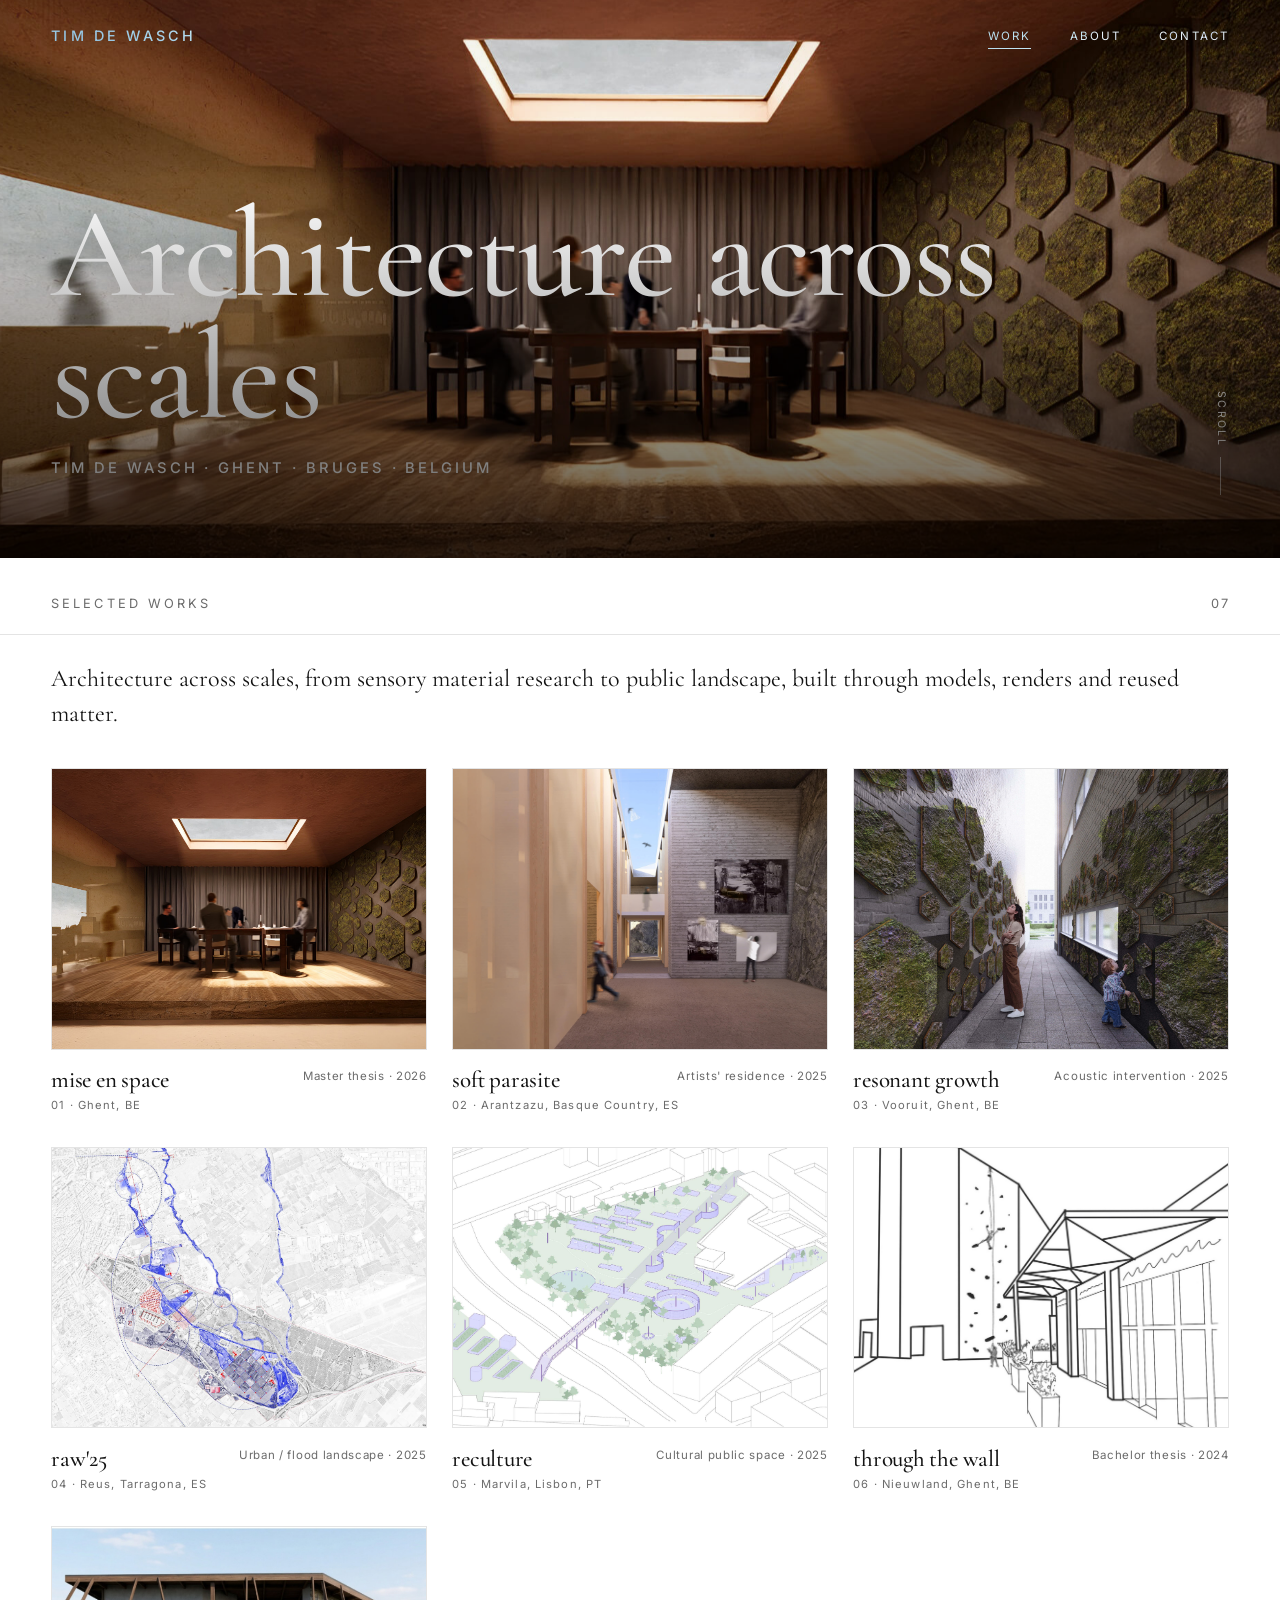
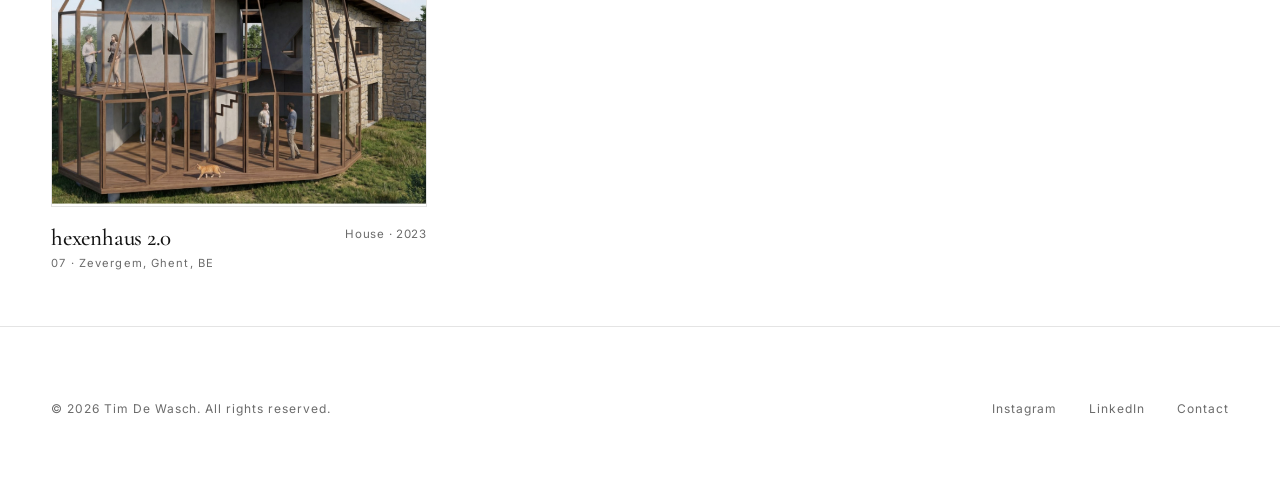
<file: index.html>
<!DOCTYPE html>
<html lang="en">
<head>
  <meta charset="UTF-8">
  <meta name="viewport" content="width=device-width, initial-scale=1.0">
  <meta name="theme-color" content="#ffffff">
  <title>Tim De Wasch · Architecture Portfolio</title>
  <meta name="description" content="Architecture portfolio of Tim De Wasch, selected works 2023-2026.">
  <link rel="canonical" href="https://timdewasch9-dev.github.io/expert-potato/">
  <meta property="og:type" content="website">
  <meta property="og:site_name" content="Tim De Wasch">
  <meta property="og:title" content="Tim De Wasch · Architecture Portfolio">
  <meta property="og:description" content="Architecture portfolio of Tim De Wasch, selected works 2023-2026.">
  <meta property="og:url" content="https://timdewasch9-dev.github.io/expert-potato/">
  <meta property="og:image" content="https://timdewasch9-dev.github.io/expert-potato/assets/img/resonant-growth-7.jpg">
  <meta name="twitter:card" content="summary_large_image">
  <meta name="twitter:title" content="Tim De Wasch · Architecture Portfolio">
  <meta name="twitter:description" content="Architecture portfolio of Tim De Wasch, selected works 2023-2026.">
  <meta name="twitter:image" content="https://timdewasch9-dev.github.io/expert-potato/assets/img/resonant-growth-7.jpg">
  <link rel="preconnect" href="https://fonts.googleapis.com">
  <link rel="preconnect" href="https://fonts.gstatic.com" crossorigin>
  <link href="https://fonts.googleapis.com/css2?family=Cormorant+Garamond:wght@400;500;600&family=Inter:wght@300;400;500;600&display=swap" rel="stylesheet">
  <link rel="icon" type="image/svg+xml" href="assets/favicon.svg">
  <link rel="apple-touch-icon" href="assets/apple-touch-icon.png">
  <link rel="stylesheet" href="css/style.css">
</head>
<body data-page="work">

  <header class="site-header" data-header></header>

  <main>
    <section class="hero" data-hero></section>

    <div class="section-head reveal">
      <h2>Selected Works</h2>
      <span class="count" data-count>00</span>
    </div>
    <p class="section-note reveal">Architecture across scales, from sensory material research to public landscape, built through models, renders and reused matter.</p>

    <section class="work-grid" data-grid></section>
  </main>

  <footer class="site-footer" data-footer></footer>

  <script src="js/data.js"></script>
  <script src="js/main.js"></script>
  <script src="js/home.js"></script>
</body>
</html>
</file>
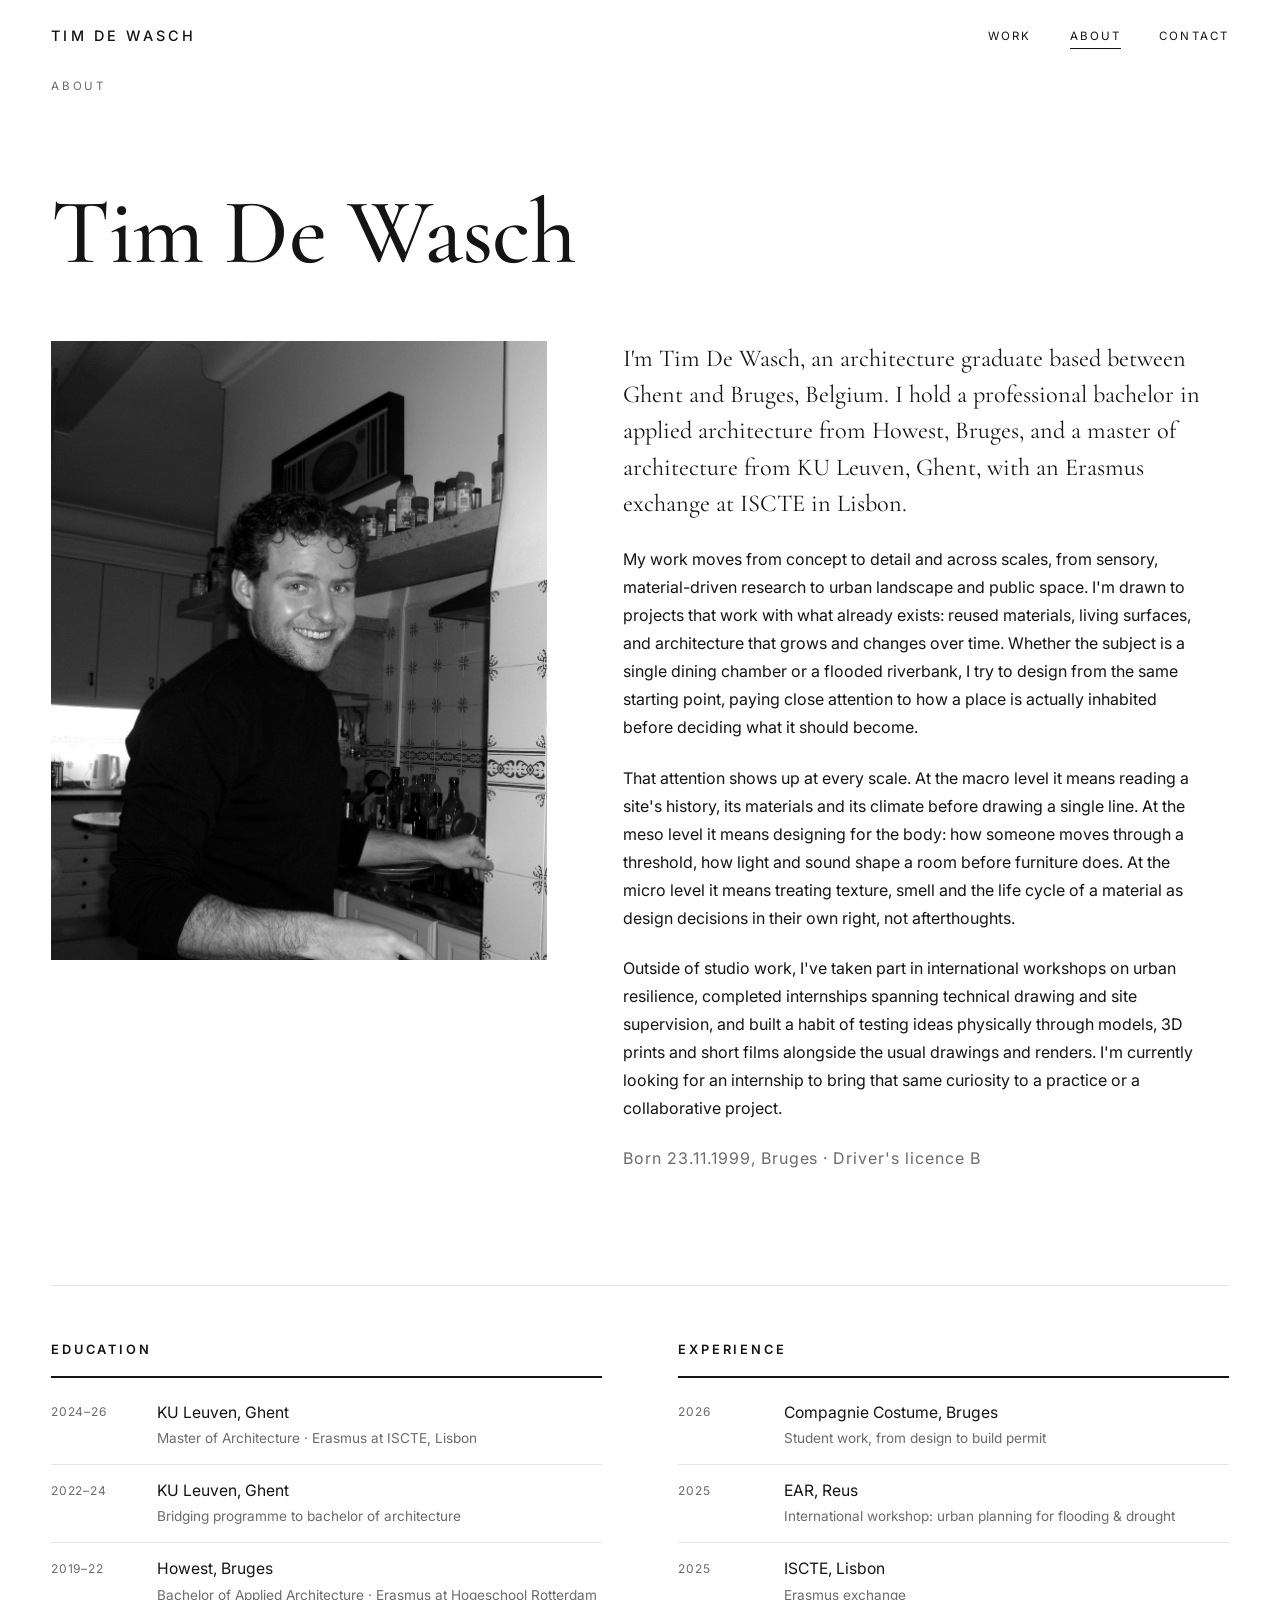
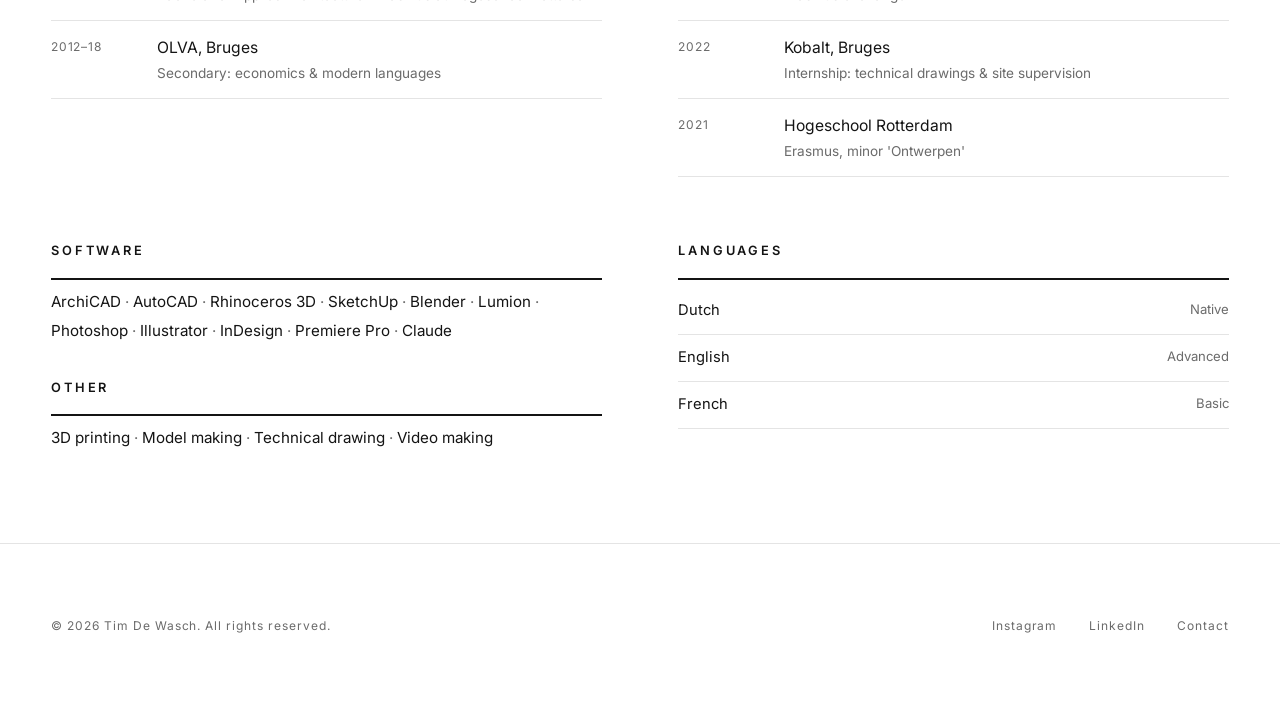
<file: about.html>
<!DOCTYPE html>
<html lang="en">
<head>
  <meta charset="UTF-8">
  <meta name="viewport" content="width=device-width, initial-scale=1.0">
  <meta name="theme-color" content="#ffffff">
  <title>About · Tim De Wasch</title>
  <meta name="description" content="About Tim De Wasch, architecture graduate based in Ghent and Bruges, Belgium, looking for an internship.">
  <link rel="canonical" href="https://timdewasch9-dev.github.io/expert-potato/about.html">
  <meta property="og:type" content="profile">
  <meta property="og:site_name" content="Tim De Wasch">
  <meta property="og:title" content="About · Tim De Wasch">
  <meta property="og:description" content="About Tim De Wasch, architecture graduate based in Ghent and Bruges, Belgium, looking for an internship.">
  <meta property="og:url" content="https://timdewasch9-dev.github.io/expert-potato/about.html">
  <meta property="og:image" content="https://timdewasch9-dev.github.io/expert-potato/assets/img/portrait.jpg">
  <meta name="twitter:card" content="summary_large_image">
  <meta name="twitter:title" content="About · Tim De Wasch">
  <meta name="twitter:description" content="About Tim De Wasch, architecture graduate based in Ghent and Bruges, Belgium, looking for an internship.">
  <meta name="twitter:image" content="https://timdewasch9-dev.github.io/expert-potato/assets/img/portrait.jpg">
  <link rel="preconnect" href="https://fonts.googleapis.com">
  <link rel="preconnect" href="https://fonts.gstatic.com" crossorigin>
  <link href="https://fonts.googleapis.com/css2?family=Cormorant+Garamond:wght@400;500;600&family=Inter:wght@300;400;500;600&display=swap" rel="stylesheet">
  <link rel="icon" type="image/svg+xml" href="assets/favicon.svg">
  <link rel="apple-touch-icon" href="assets/apple-touch-icon.png">
  <link rel="stylesheet" href="css/style.css">
</head>
<body data-page="about" class="solid-header">

  <header class="site-header" data-header></header>

  <main class="page">
    <div class="wrap">
      <span class="eyebrow">About</span>
      <h1 class="page-title" data-about-name>Tim De Wasch</h1>
    </div>

    <div class="wrap">
      <div class="about-layout">
        <img class="portrait reveal" src="assets/img/portrait.jpg" alt="Portrait of Tim De Wasch">
        <div class="about-body reveal" data-about-body></div>
      </div>

      <div class="cv reveal" data-cv></div>
    </div>
  </main>

  <footer class="site-footer" data-footer></footer>

  <script src="js/data.js"></script>
  <script src="js/main.js"></script>
  <script>
    (function () {
      var S = window.SITE || {};
      var A = S.about || {};

      var nameEl = document.querySelector("[data-about-name]");
      if (nameEl && S.name) nameEl.textContent = S.name;

      var body = document.querySelector("[data-about-body]");
      if (body) {
        body.innerHTML =
          (A.intro || []).map(function (p) { return "<p>" + p + "</p>"; }).join("") +
          (A.meta ? '<p class="about-meta">' + A.meta + "</p>" : "") +
          (S.cv ? '<a class="btn" href="' + S.cv + '" target="_blank" rel="noopener">Download CV</a>' : "");
      }

      function rows(list) {
        return (list || []).map(function (r) {
          return '<div class="cv-row"><span class="yr">' + r.years + '</span>' +
            '<span class="pl">' + r.place + (r.detail ? "<small>" + r.detail + "</small>" : "") + "</span></div>";
        }).join("");
      }

      var blocks = [];
      if (A.education) blocks.push("<div class='cv-block'><h2>Education</h2>" + rows(A.education) + "</div>");
      if (A.experience) blocks.push("<div class='cv-block'><h2>Experience</h2>" + rows(A.experience) + "</div>");
      if (A.skills) {
        var tags = A.skills.map(function (s) { return "<span>" + s + "</span>"; }).join("");
        var other = (A.other || []).map(function (s) { return "<span>" + s + "</span>"; }).join("");
        blocks.push("<div class='cv-block'><h2>Software</h2><div class='cv-tags'>" + tags + "</div>" +
          (other ? "<h2 style='margin-top:2rem'>Other</h2><div class='cv-tags'>" + other + "</div>" : "") + "</div>");
      }
      if (A.languages) {
        var langs = A.languages.map(function (l) {
          return "<li>" + l.lang + "<em>" + l.level + "</em></li>";
        }).join("");
        blocks.push("<div class='cv-block'><h2>Languages</h2><ul class='cv-langs'>" + langs + "</ul></div>");
      }
      var cv = document.querySelector("[data-cv]");
      if (cv) cv.innerHTML = blocks.join("");
    })();
  </script>
</body>
</html>
</file>
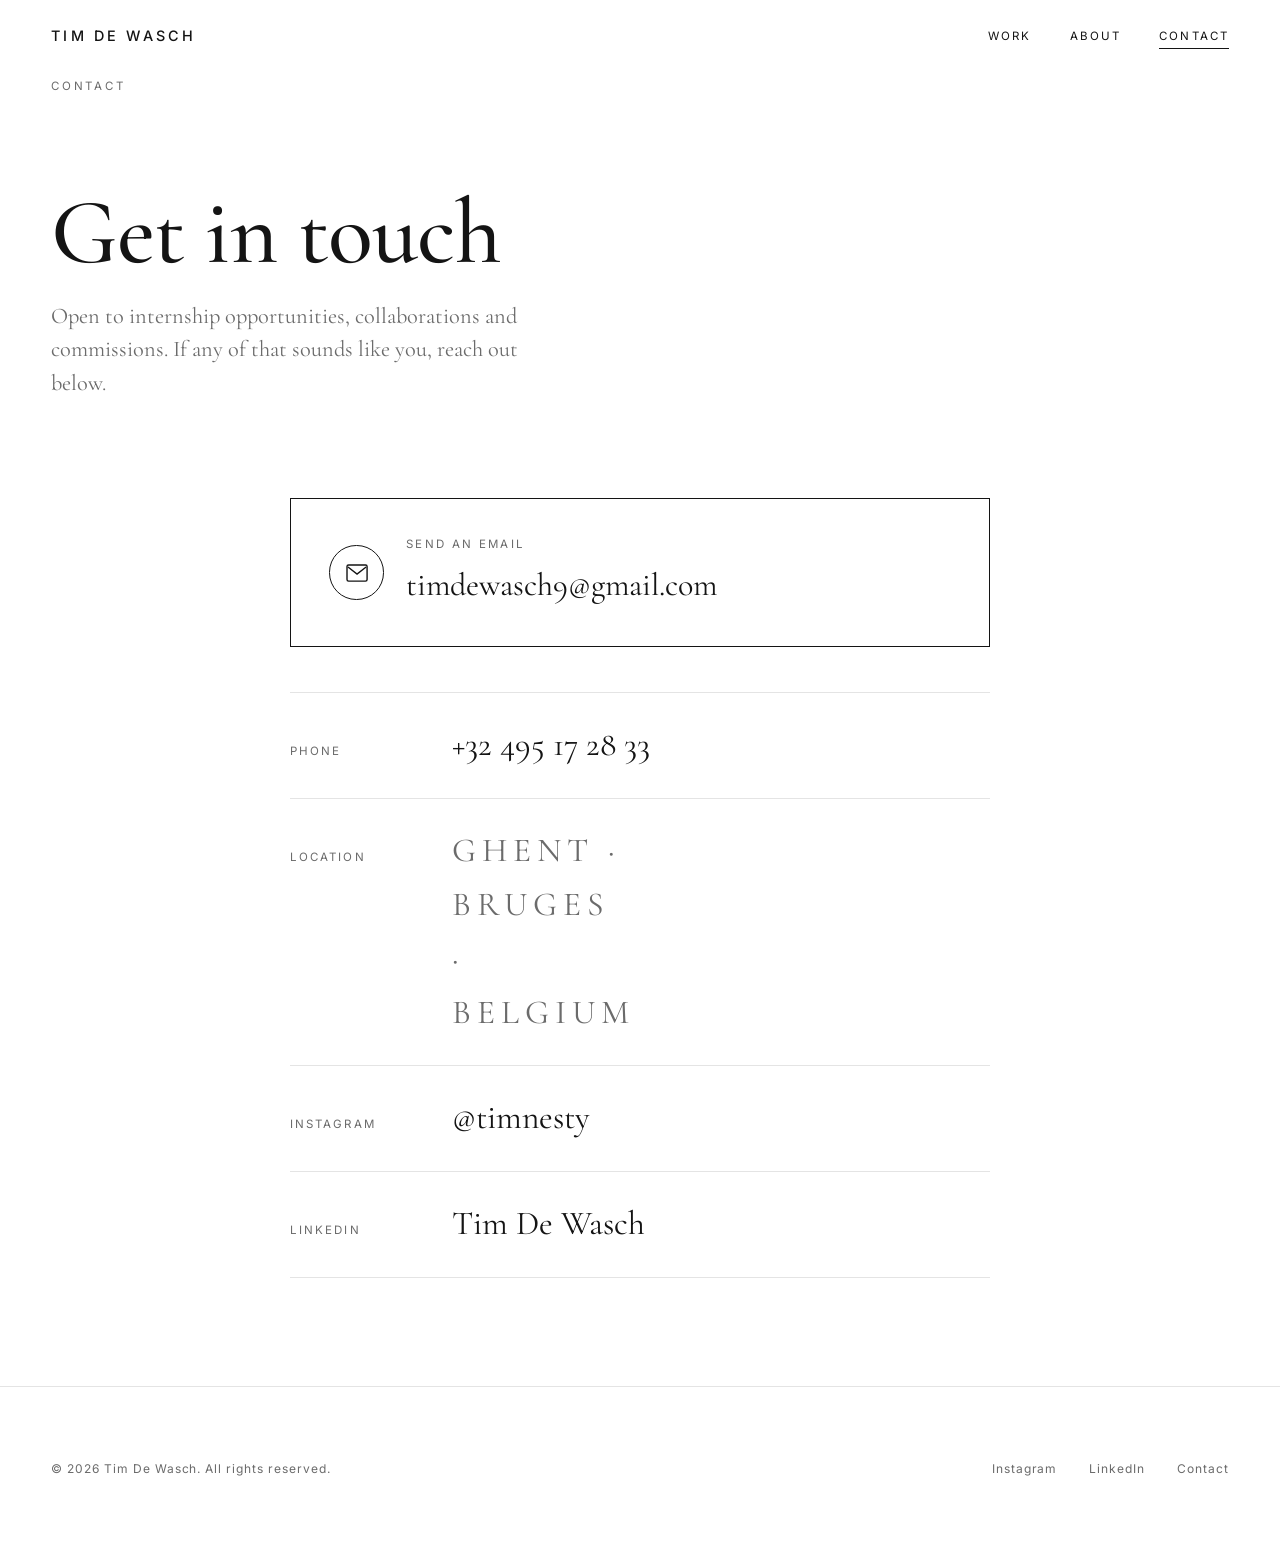
<file: contact.html>
<!DOCTYPE html>
<html lang="en">
<head>
  <meta charset="UTF-8">
  <meta name="viewport" content="width=device-width, initial-scale=1.0">
  <meta name="theme-color" content="#ffffff">
  <title>Contact · Tim De Wasch</title>
  <meta name="description" content="Get in touch with Tim De Wasch.">
  <link rel="canonical" href="https://timdewasch9-dev.github.io/expert-potato/contact.html">
  <meta property="og:type" content="website">
  <meta property="og:site_name" content="Tim De Wasch">
  <meta property="og:title" content="Contact · Tim De Wasch">
  <meta property="og:description" content="Get in touch with Tim De Wasch.">
  <meta property="og:url" content="https://timdewasch9-dev.github.io/expert-potato/contact.html">
  <meta property="og:image" content="https://timdewasch9-dev.github.io/expert-potato/assets/img/portrait.jpg">
  <meta name="twitter:card" content="summary_large_image">
  <meta name="twitter:title" content="Contact · Tim De Wasch">
  <meta name="twitter:description" content="Get in touch with Tim De Wasch.">
  <meta name="twitter:image" content="https://timdewasch9-dev.github.io/expert-potato/assets/img/portrait.jpg">
  <link rel="preconnect" href="https://fonts.googleapis.com">
  <link rel="preconnect" href="https://fonts.gstatic.com" crossorigin>
  <link href="https://fonts.googleapis.com/css2?family=Cormorant+Garamond:wght@400;500;600&family=Inter:wght@300;400;500;600&display=swap" rel="stylesheet">
  <link rel="icon" type="image/svg+xml" href="assets/favicon.svg">
  <link rel="apple-touch-icon" href="assets/apple-touch-icon.png">
  <link rel="stylesheet" href="css/style.css">
</head>
<body data-page="contact" class="solid-header">

  <header class="site-header" data-header></header>

  <main class="page">
    <div class="wrap">
      <span class="eyebrow">Contact</span>
      <h1 class="page-title">Get in touch</h1>
      <p class="contact-intro reveal">Open to internship opportunities, collaborations and commissions. If any of that sounds like you, reach out below.</p>
    </div>

    <div class="wrap contact-layout">
      <a class="mail-cta reveal" data-mail-cta href="#">
        <span class="mail-icon" aria-hidden="true">
          <svg viewBox="0 0 24 24" fill="none"><rect x="2" y="4" width="20" height="16" rx="1.5" stroke="currentColor" stroke-width="1.4"/><path d="M3 6l9 7 9-7" stroke="currentColor" stroke-width="1.4"/></svg>
        </span>
        <span>
          <span class="mail-label">Send an email</span>
          <span class="mail-addr" data-mail-addr></span>
        </span>
      </a>
      <div data-cv-link></div>
      <ul class="contact-list reveal" data-contact></ul>
    </div>
  </main>

  <footer class="site-footer" data-footer></footer>

  <script src="js/data.js"></script>
  <script src="js/main.js"></script>
  <script>
    (function () {
      var S = window.SITE || {};

      var mailCta = document.querySelector("[data-mail-cta]");
      var mailAddr = document.querySelector("[data-mail-addr]");
      if (mailCta && S.email) {
        mailCta.href = "mailto:" + S.email;
        if (mailAddr) mailAddr.textContent = S.email;
      } else if (mailCta) {
        mailCta.remove();
      }

      var cvLink = document.querySelector("[data-cv-link]");
      if (cvLink && S.cv) cvLink.innerHTML = '<a class="btn" href="' + S.cv + '" target="_blank" rel="noopener">Download CV</a>';

      var rows = [];
      if (S.phone) rows.push(["Phone", '<a href="tel:' + S.phone.replace(/[^+\d]/g, "") + '">' + S.phone + "</a>"]);
      if (S.location) rows.push(["Location", '<span class="val">' + S.location + "</span>"]);
      (S.social || []).forEach(function (s) {
        rows.push([s.label, '<a href="' + s.url + '" target="_blank" rel="noopener">' + (s.handle || s.label) + "</a>"]);
      });
      var ul = document.querySelector("[data-contact]");
      if (ul) ul.innerHTML = rows.map(function (r) {
        return "<li><span>" + r[0] + "</span>" + r[1] + "</li>";
      }).join("");
    })();
  </script>
</body>
</html>
</file>
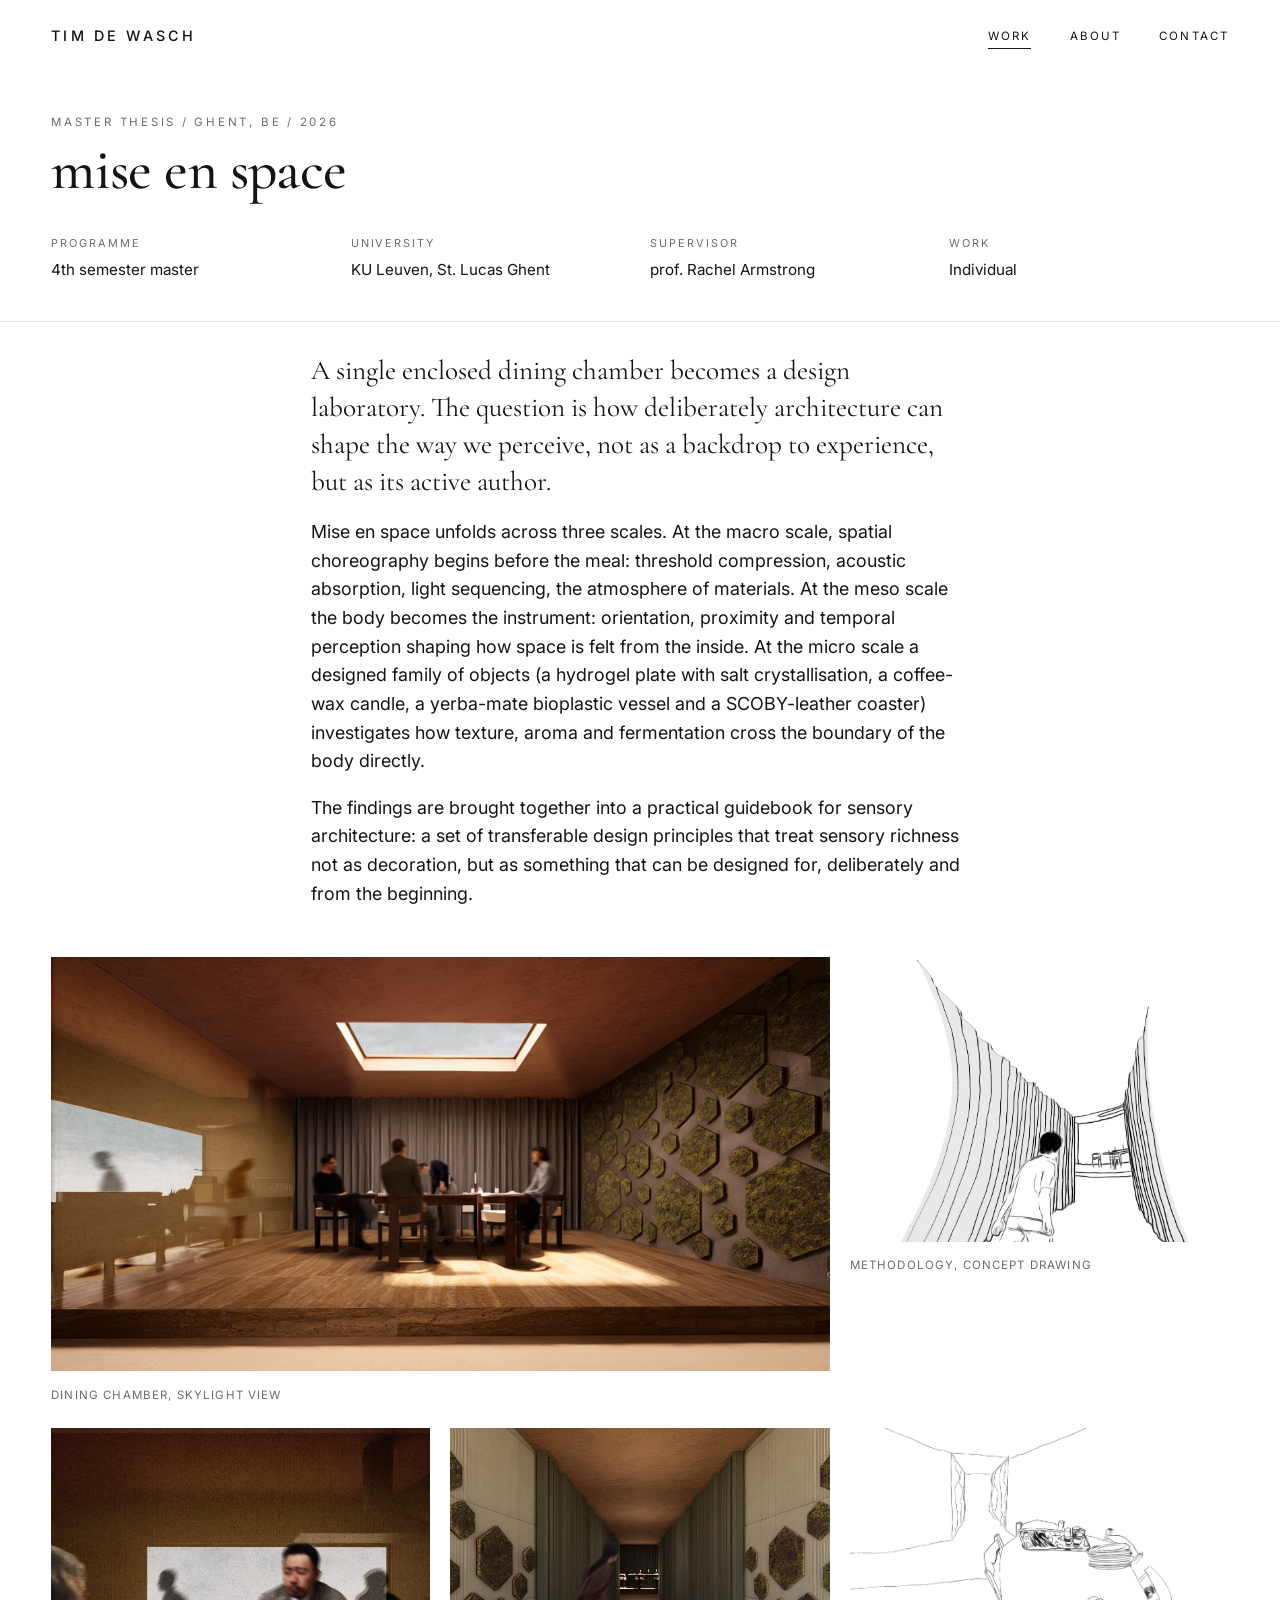
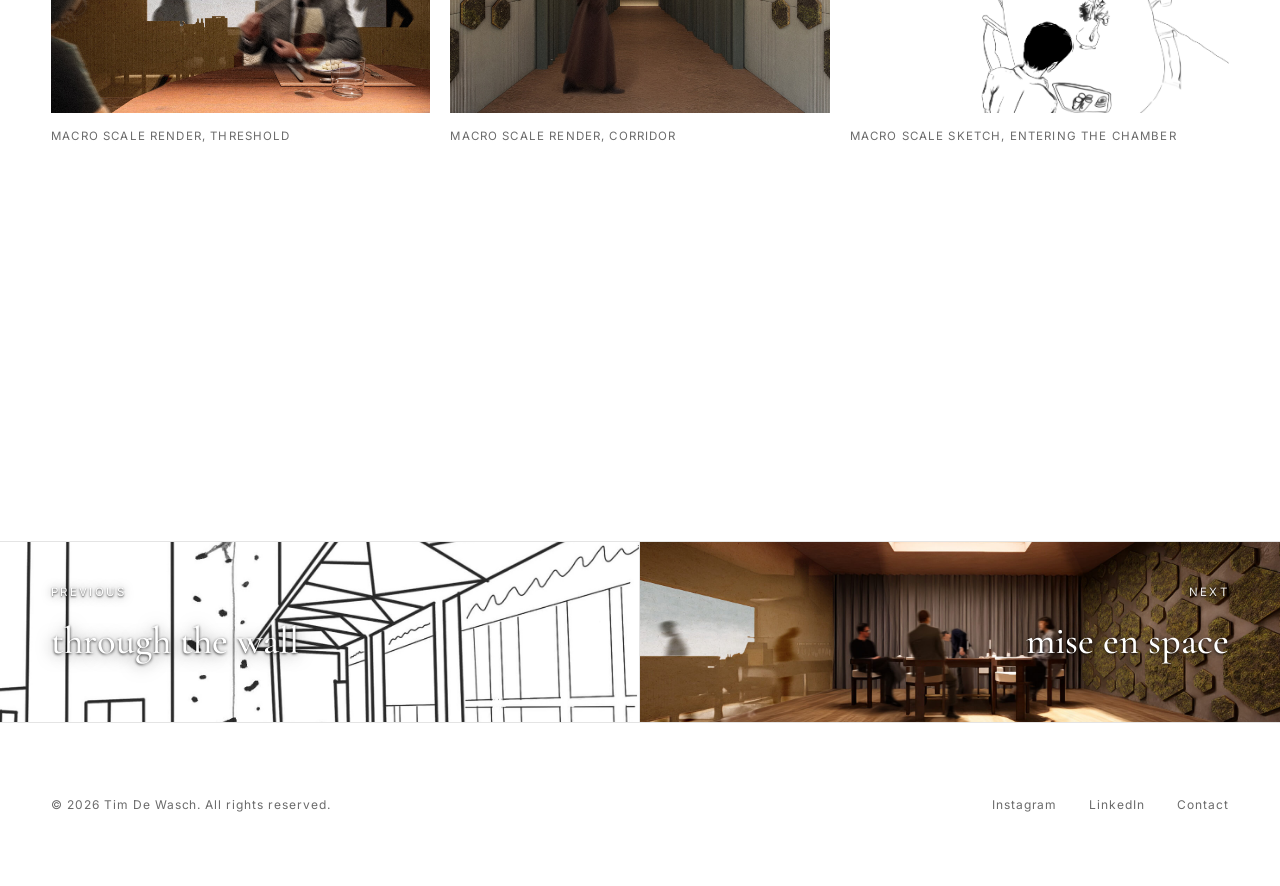
<file: project.html>
<!DOCTYPE html>
<html lang="en">
<head>
  <meta charset="UTF-8">
  <meta name="viewport" content="width=device-width, initial-scale=1.0">
  <meta name="theme-color" content="#ffffff">
  <title>Project · Tim De Wasch</title>
  <meta property="og:type" content="article">
  <meta property="og:site_name" content="Tim De Wasch">
  <meta property="og:title" content="Project · Tim De Wasch">
  <meta name="twitter:card" content="summary_large_image">
  <link rel="preconnect" href="https://fonts.googleapis.com">
  <link rel="preconnect" href="https://fonts.gstatic.com" crossorigin>
  <link href="https://fonts.googleapis.com/css2?family=Cormorant+Garamond:wght@400;500;600&family=Inter:wght@300;400;500;600&display=swap" rel="stylesheet">
  <link rel="icon" type="image/svg+xml" href="assets/favicon.svg">
  <link rel="apple-touch-icon" href="assets/apple-touch-icon.png">
  <link rel="stylesheet" href="css/style.css">
</head>
<body data-page="work" class="solid-header">

  <header class="site-header" data-header></header>

  <main class="page" data-project></main>

  <footer class="site-footer" data-footer></footer>

  <script src="js/data.js"></script>
  <script src="js/main.js"></script>
  <script src="js/project.js"></script>
</body>
</html>
</file>
<file: css/style.css>
/* =============================================================================
   Tim De Wasch · Architecture Portfolio
   Minimalist / monochrome system. Edit the variables below to retheme.
   ========================================================================== */

:root {
  --ink: #141414;          /* primary text */
  --ink-soft: #6b6b6b;     /* meta / secondary text */
  --line: #e4e4e4;         /* hairlines */
  --paper: #ffffff;        /* background */
  --paper-2: #f6f6f5;      /* alt panels */

  --font-sans: "Inter", -apple-system, BlinkMacSystemFont, "Segoe UI", Helvetica, Arial, sans-serif;
  --font-serif: "Cormorant Garamond", Georgia, "Times New Roman", serif;

  --maxw: 1400px;
  --pad: clamp(1.5rem, 4vw, 4rem);
  --header-h: 72px;
  --ease: cubic-bezier(0.16, 1, 0.3, 1);
}

* { box-sizing: border-box; }

html { scroll-behavior: smooth; -webkit-text-size-adjust: 100%; }

/* Crossfade between page loads where supported; ignored elsewhere. */
@view-transition { navigation: auto; }

a, button { cursor: pointer; }
.site-footer a, .work-meta h3, .cv-row { transition: color 0.3s var(--ease), opacity 0.3s var(--ease), padding-left 0.3s var(--ease), border-color 0.3s var(--ease); }

body {
  margin: 0;
  background: var(--paper);
  color: var(--ink);
  font-family: var(--font-sans);
  font-size: 16px;
  line-height: 1.6;
  font-feature-settings: "kern" 1, "liga" 1;
  -webkit-font-smoothing: antialiased;
  text-rendering: optimizeLegibility;
}

img { display: block; max-width: 100%; height: auto; }

a { color: inherit; text-decoration: none; }

h1, h2, h3 { font-weight: 400; margin: 0; letter-spacing: -0.01em; }

/* ----------------------------------------------------------------- header -- */
.site-header {
  position: fixed;
  inset: 0 0 auto 0;
  height: var(--header-h);
  display: flex;
  align-items: center;
  justify-content: space-between;
  padding: 0 var(--pad);
  z-index: 100;
  mix-blend-mode: difference;            /* near-invisible over any image */
  color: #fff;
}
/* When over plain pages, fall back to solid ink (no blend needed) */
body.solid-header .site-header { mix-blend-mode: normal; color: var(--ink); }

.site-header.scrolled {
  background: rgba(255, 255, 255, 0.85);
  backdrop-filter: saturate(140%) blur(10px);
  mix-blend-mode: normal;
  color: var(--ink);
  border-bottom: 1px solid var(--line);
}

.logo {
  font-size: 0.9rem;
  letter-spacing: 0.22em;
  text-transform: uppercase;
  font-weight: 500;
}

.site-nav { display: flex; gap: clamp(1.25rem, 3vw, 2.5rem); }
.site-nav a {
  font-size: 0.72rem;
  letter-spacing: 0.18em;
  text-transform: uppercase;
  position: relative;
  padding: 2px 0;
}
.site-nav a::after {
  content: "";
  position: absolute;
  left: 0; bottom: -2px;
  width: 100%; height: 1px;
  background: currentColor;
  transform: scaleX(0);
  transform-origin: left;
  transition: transform 0.4s var(--ease);
}
.site-nav a:hover::after,
.site-nav a[aria-current="page"]::after { transform: scaleX(1); }

.nav-toggle { display: none; background: none; border: 0; cursor: pointer; padding: 11px; margin: -11px; color: inherit; }
.nav-toggle span { display: block; width: 22px; height: 1.5px; background: currentColor; margin: 5px 0; transition: 0.3s var(--ease); }

/* ------------------------------------------------------------------- hero -- */
.hero {
  height: 62vh;
  height: 62svh;
  min-height: 420px;
  position: relative;
  display: flex;
  align-items: flex-end;
  overflow: hidden;
}
.hero-bg {
  position: absolute; inset: 0;
  width: 100%; height: 100%;
  object-fit: cover;
  transform: scale(1.03);
  animation: hero-settle 1.6s var(--ease) forwards;
}
@keyframes hero-settle { from { transform: scale(1.08); } to { transform: scale(1.03); } }
.hero::after {
  content: "";
  position: absolute; inset: 0;
  background: linear-gradient(180deg, rgba(0,0,0,0.05) 0%, rgba(0,0,0,0) 32%, rgba(0,0,0,0.66) 100%);
  pointer-events: none;
}
.hero-inner {
  position: relative;
  padding: var(--pad);
  padding-bottom: clamp(2.5rem, 7vh, 5.5rem);
  color: #fff;
  width: 100%;
}
.hero h1 {
  font-family: var(--font-serif);
  font-size: clamp(3rem, 10vw, 8.5rem);
  line-height: 0.95;
  font-weight: 500;
  max-width: 100%;
  letter-spacing: -0.01em;
  text-shadow: 0 2px 28px rgba(0,0,0,0.22);
}
.hero .hero-sub {
  margin-top: 1.2rem;
  font-size: 0.92rem;
  letter-spacing: 0.2em;
  text-transform: uppercase;
  font-weight: 500;
  opacity: 1;
  text-shadow: 0 1px 12px rgba(0,0,0,0.3);
}
.scroll-cue {
  position: absolute;
  right: var(--pad); bottom: clamp(2.5rem, 7vh, 5.5rem);
  font-size: 0.66rem; letter-spacing: 0.22em; text-transform: uppercase;
  color: #fff; opacity: 0.85;
  writing-mode: vertical-rl;
  display: flex; align-items: center; gap: 0.6rem;
}
.scroll-cue::after { content: ""; width: 1px; height: 2.4rem; background: rgba(255,255,255,0.6); }

/* ------------------------------------------------------------ work / grid -- */
.section-head {
  display: flex;
  align-items: baseline;
  justify-content: space-between;
  padding: clamp(1.75rem, 4vh, 3rem) var(--pad) 1.25rem;
  border-bottom: 1px solid var(--line);
  max-width: var(--maxw);
  margin: 0 auto;
}
.section-head h2 {
  font-size: 0.8rem; letter-spacing: 0.24em; text-transform: uppercase; color: var(--ink-soft);
}
.section-head .count { font-size: 0.8rem; color: var(--ink-soft); letter-spacing: 0.1em; }
.section-note {
  font-family: var(--font-serif);
  font-size: clamp(1.1rem, 2vw, 1.5rem);
  line-height: 1.45;
  max-width: 46ch;
  padding: clamp(1.25rem, 3vh, 2rem) var(--pad) 0;
  margin: 0 auto;
  max-width: var(--maxw);
}

.work-grid {
  display: grid;
  grid-template-columns: repeat(3, 1fr);
  gap: clamp(1.25rem, 2.5vw, 2.25rem) clamp(1rem, 2vw, 1.75rem);
  padding: clamp(1.5rem, 4vh, 2.75rem) var(--pad) clamp(2.5rem, 6vh, 4rem);
  max-width: var(--maxw);
  margin: 0 auto;
}

.work-item { display: block; }
.work-figure {
  position: relative;
  overflow: hidden;
  background: var(--paper-2);
  aspect-ratio: 4 / 3;
  border: 1px solid var(--line);
  margin: 0;
}
.work-figure img {
  width: 100%; height: 100%; object-fit: cover;
  transition: transform 1.1s var(--ease);
}
.work-item:hover .work-figure img { transform: scale(1.045); }
.work-figure::after {
  content: "";
  position: absolute; inset: 0;
  background: linear-gradient(180deg, rgba(0,0,0,0) 55%, rgba(0,0,0,0.38) 100%);
  opacity: 0;
  transition: opacity 0.5s var(--ease);
}
.work-item:hover .work-figure::after { opacity: 1; }
.work-view {
  position: absolute; left: 1.4rem; bottom: 1.3rem;
  color: #fff; font-size: 0.7rem; letter-spacing: 0.18em; text-transform: uppercase;
  display: flex; align-items: center; gap: 0.6rem;
  opacity: 0; transform: translateY(8px);
  transition: opacity 0.45s var(--ease), transform 0.45s var(--ease);
}
.work-view svg { width: 13px; height: 13px; transition: transform 0.45s var(--ease); }
.work-item:hover .work-view { opacity: 1; transform: none; }
.work-item:hover .work-view svg { transform: translateX(4px); }

/* Devices without hover (touch) get the same affordances shown by default */
@media (hover: none) {
  .work-figure::after { opacity: 1; background: linear-gradient(180deg, rgba(0,0,0,0) 62%, rgba(0,0,0,0.32) 100%); }
  .work-view { opacity: 1; transform: none; }
}

.work-meta {
  display: flex;
  align-items: flex-start;
  justify-content: space-between;
  gap: 1rem;
  margin-top: 1.1rem;
}
.work-meta h3 { font-family: var(--font-serif); font-size: clamp(1.1rem, 1.8vw, 1.5rem); font-weight: 500; line-height: 1.15; transition: font-weight 0.3s var(--ease); }
.work-item:hover .work-meta h3 { font-weight: 600; }
.work-meta .work-loc { flex-shrink: 0; font-size: 0.72rem; letter-spacing: 0.06em; color: var(--ink-soft); text-align: right; }
.work-index {
  font-size: 0.7rem; letter-spacing: 0.1em; color: var(--ink-soft);
  margin-top: 0.2rem; display: block;
}

/* --------------------------------------------------------------- generic -- */
main.page { padding-top: var(--header-h); }

.wrap { max-width: var(--maxw); margin: 0 auto; padding: 0 var(--pad); }
.narrow { max-width: 760px; }

.page-title {
  font-family: var(--font-serif);
  font-size: clamp(2.8rem, 8vw, 5.8rem);
  font-weight: 500;
  line-height: 0.98;
  letter-spacing: -0.01em;
  padding: clamp(3rem, 10vh, 7rem) 0 0.5rem;
}
.eyebrow { font-size: 0.72rem; letter-spacing: 0.24em; text-transform: uppercase; color: var(--ink-soft); }

/* ------------------------------------------------------------------ about -- */
.about-layout {
  display: grid;
  grid-template-columns: 0.9fr 1.1fr;
  gap: clamp(2rem, 6vw, 5rem);
  align-items: start;
  padding: clamp(2rem, 6vh, 4rem) 0 clamp(4rem, 10vh, 7rem);
}
.portrait {
  width: 100%;
  aspect-ratio: 4 / 5;
  object-fit: cover;
  background: var(--paper-2);
  transition: transform 1.1s var(--ease);
}
.about-layout:hover .portrait { transform: scale(1.015); }
.about-body p { font-size: clamp(1rem, 1.05vw, 1.125rem); line-height: 1.75; margin: 0 0 1.4rem; max-width: 58ch; }
.about-body p:first-child { font-family: var(--font-serif); font-size: clamp(1.3rem, 1.9vw, 1.6rem); line-height: 1.5; color: var(--ink); }

.about-meta { font-size: 0.78rem; letter-spacing: 0.06em; color: var(--ink-soft); margin: 1.5rem 0 0; }

/* CV blocks */
.cv {
  display: grid;
  grid-template-columns: repeat(2, 1fr);
  gap: clamp(2rem, 5vw, 4rem) clamp(2rem, 6vw, 5rem);
  padding: clamp(2rem, 6vh, 4rem) 0 clamp(4rem, 10vh, 7rem);
  border-top: 1px solid var(--line);
}
.cv-block h2 {
  font-size: 0.8rem; letter-spacing: 0.22em; text-transform: uppercase; color: var(--ink); font-weight: 600;
  padding-bottom: 1rem; margin-bottom: 0.5rem; border-bottom: 2px solid var(--ink);
}
.cv-row {
  display: grid; grid-template-columns: 90px 1fr; gap: 1rem; padding: 0.85rem 0;
  border-bottom: 1px solid var(--line);
}
.cv-row:hover { padding-left: 0.5rem; border-color: var(--ink-soft); }
.cv-row .yr { font-size: 0.75rem; letter-spacing: 0.06em; color: var(--ink-soft); padding-top: 0.15rem; }
.cv-row .pl { font-size: 0.98rem; }
.cv-row .pl small { display: block; color: var(--ink-soft); font-size: 0.85rem; margin-top: 0.2rem; }
.cv-tags { font-size: 0.95rem; line-height: 1.9; color: var(--ink); }
.cv-tags span:not(:last-child)::after { content: " · "; color: var(--ink-soft); }
.cv-langs { list-style: none; margin: 0; padding: 0; }
.cv-langs li { display: flex; justify-content: space-between; padding: 0.7rem 0; border-bottom: 1px solid var(--line); font-size: 0.92rem; }
.cv-langs li em { font-style: normal; color: var(--ink-soft); font-size: 0.82rem; }

.btn {
  display: inline-block;
  margin-top: 0.5rem;
  padding: 0.85rem 1.6rem;
  border: 1px solid var(--ink);
  font-size: 0.72rem; letter-spacing: 0.18em; text-transform: uppercase;
  transition: background 0.35s var(--ease), color 0.35s var(--ease), transform 0.35s var(--ease);
}
.btn:hover { background: var(--ink); color: var(--paper); transform: translateY(-2px); }

/* ---------------------------------------------------------------- contact -- */
.contact-layout { max-width: 700px; margin: 0 auto; padding: clamp(2rem, 6vh, 4rem) 0 clamp(5rem, 12vh, 8rem); }
.contact-intro {
  font-family: var(--font-serif); font-size: clamp(1.1rem, 2vw, 1.4rem); line-height: 1.5;
  color: var(--ink-soft); max-width: 46ch; margin: 0.75rem 0 clamp(2rem, 5vh, 3rem);
}
.mail-cta {
  display: flex; align-items: center; gap: 1.4rem;
  padding: clamp(1.6rem, 4vh, 2.4rem) clamp(1.6rem, 4vw, 2.4rem);
  border: 1px solid var(--ink);
  margin-bottom: clamp(2rem, 5vh, 3rem);
  transition: background 0.4s var(--ease), color 0.4s var(--ease);
}
.mail-cta:hover { background: var(--ink); color: var(--paper); }
.mail-icon {
  flex: 0 0 auto;
  width: clamp(2.6rem, 5vw, 3.4rem); height: clamp(2.6rem, 5vw, 3.4rem);
  display: flex; align-items: center; justify-content: center;
  border: 1px solid currentColor; border-radius: 50%;
}
.mail-icon svg { width: 46%; height: 46%; }
.mail-label {
  display: block; font-size: 0.72rem; letter-spacing: 0.2em; text-transform: uppercase; color: var(--ink-soft);
  transition: color 0.4s var(--ease);
}
.mail-cta:hover .mail-label { color: inherit; opacity: 0.75; }
.mail-addr {
  display: block; font-family: var(--font-serif); font-size: clamp(1.3rem, 3vw, 2rem); margin-top: 0.3rem;
}
.contact-list { list-style: none; margin: 2rem 0 0; padding: 0; border-top: 1px solid var(--line); }
.contact-list li {
  display: flex; align-items: baseline; gap: 2rem;
  padding: 1.6rem 0; border-bottom: 1px solid var(--line);
  transition: background 0.4s var(--ease), padding-left 0.4s var(--ease);
}
.contact-list li:hover { background: var(--paper-2); padding-left: 0.5rem; }
.contact-list li span {
  flex: 0 0 130px; font-size: 0.72rem; letter-spacing: 0.18em; text-transform: uppercase; color: var(--ink-soft);
}
.contact-list li a, .contact-list li .val {
  font-family: var(--font-serif); font-size: clamp(1.3rem, 3vw, 2.1rem); position: relative;
}
.contact-list li a::after {
  content: ""; position: absolute; left: 0; bottom: -0.2rem; width: 100%; height: 1px;
  background: currentColor; transform: scaleX(0); transform-origin: left; transition: transform 0.4s var(--ease);
}
.contact-list li a:hover::after { transform: scaleX(1); }

/* -------------------------------------------------------- project detail -- */
.project-hero { padding-top: clamp(1.5rem, 4vh, 3rem); padding-bottom: clamp(1rem, 2.5vh, 1.75rem); border-bottom: 1px solid var(--line); }
.project-hero h1 { font-family: var(--font-serif); font-size: clamp(2rem, 5vw, 3.6rem); font-weight: 500; line-height: 1; margin-top: 0.5rem; }
.project-facts {
  display: grid; grid-template-columns: repeat(auto-fit, minmax(150px, 1fr));
  gap: 1.25rem; padding: 1.25rem 0 0;
}
.project-facts dt { font-size: 0.68rem; letter-spacing: 0.18em; text-transform: uppercase; color: var(--ink-soft); margin-bottom: 0.35rem; }
.project-facts dd { margin: 0; font-size: 0.95rem; }

.project-intro { padding-top: clamp(1.25rem, 3.5vh, 2.5rem); padding-bottom: clamp(1.25rem, 3.5vh, 2.5rem); }
.project-intro p { font-size: clamp(1rem, 1.4vw, 1.2rem); max-width: 60ch; margin: 0 0 1.1rem; }
.project-intro p:first-child { font-family: var(--font-serif); font-size: clamp(1.25rem, 2.2vw, 1.7rem); line-height: 1.35; }

.project-images {
  display: grid;
  grid-template-columns: repeat(3, 1fr);
  gap: clamp(1rem, 2vw, 1.5rem) clamp(0.85rem, 1.6vw, 1.25rem);
  padding-bottom: clamp(2.5rem, 6vh, 4rem);
}
.project-image { margin: 0; }
.project-image.is-main { grid-column: span 2; }
.project-images img {
  width: 100%; max-height: 38vh; object-fit: cover;
  background: var(--paper-2);
  cursor: zoom-in; transition: transform 0.9s var(--ease);
}
.project-image:not(.is-main) img { aspect-ratio: 4 / 3; }
.project-images img:hover { transform: scale(1.012); }
.project-image.is-main img { max-height: 46vh; aspect-ratio: auto; }
.project-image.is-contain img { object-fit: contain; background: var(--paper-2); }
.project-image figcaption {
  margin-top: 0.9rem;
  font-size: 0.72rem; letter-spacing: 0.1em; text-transform: uppercase;
  color: var(--ink-soft);
}

.project-nav {
  display: grid; grid-template-columns: 1fr 1fr; border-top: 1px solid var(--line);
}
.project-nav a {
  position: relative; display: block; overflow: hidden;
  padding: clamp(1.5rem, 4vh, 2.75rem) var(--pad);
  min-height: clamp(160px, 20vh, 240px);
  color: #fff;
  transition: filter 0.5s var(--ease);
}
.project-nav a:hover { filter: brightness(1.12); }
.project-nav a:first-child { border-right: 1px solid var(--line); }
.project-nav .nav-bg {
  position: absolute; inset: 0; width: 100%; height: 100%; object-fit: cover;
  transform: scale(1.05);
  transition: transform 1.1s var(--ease);
}
.project-nav a:hover .nav-bg { transform: scale(1.12); }
.project-nav a::before {
  content: ""; position: absolute; inset: 0;
  background: linear-gradient(180deg, rgba(0,0,0,0.42) 0%, rgba(0,0,0,0.22) 30%, rgba(0,0,0,0.55) 100%);
}
.project-nav .nav-label {
  position: relative; font-size: 0.72rem; letter-spacing: 0.2em; text-transform: uppercase; opacity: 0.9;
  text-shadow: 0 1px 10px rgba(0,0,0,0.6), 0 1px 2px rgba(0,0,0,0.8);
}
.project-nav .nav-title {
  position: relative; display: block; font-family: var(--font-serif); font-size: clamp(1.5rem, 3.4vw, 2.4rem);
  margin-top: 0.5rem; letter-spacing: 0; font-weight: 500;
  text-shadow: 0 2px 16px rgba(0,0,0,0.55), 0 1px 3px rgba(0,0,0,0.8);
}
.project-nav a.next { text-align: right; }

/* -------------------------------------------------------------- lightbox -- */
.lightbox {
  position: fixed; inset: 0; z-index: 200;
  background: rgba(15, 15, 15, 0.96);
  display: flex; align-items: center; justify-content: center;
  padding: 4vw;
  opacity: 0; pointer-events: none; transition: opacity 0.45s var(--ease);
}
.lightbox.open { opacity: 1; pointer-events: auto; }
.lightbox img {
  max-width: 100%; max-height: 90vh; object-fit: contain;
  transform: scale(0.97); transition: transform 0.45s var(--ease);
}
.lightbox.open img { transform: scale(1); }
.lightbox-close {
  position: absolute;
  top: 1.5rem;
  right: 1.5rem;
  color: #fff; font-size: 1.6rem; background: none; border: 0; cursor: pointer; line-height: 1;
  padding: 0.6rem;
}

/* ---------------------------------------------------------------- footer -- */
.site-footer {
  border-top: 1px solid var(--line);
  padding: clamp(3rem, 8vh, 5rem) var(--pad);
  display: flex; flex-wrap: wrap; gap: clamp(1.25rem, 4vw, 3rem);
  align-items: baseline; justify-content: space-between;
  font-size: 0.75rem; letter-spacing: 0.08em; line-height: 1.6; color: var(--ink-soft);
}
.site-footer .foot-links { display: flex; gap: clamp(1rem, 3vw, 2rem); }
.site-footer a:hover { color: var(--ink); }

/* ------------------------------------------------------------- reveal fx -- */
.reveal { opacity: 0; transform: translateY(24px); transition: opacity 0.9s var(--ease), transform 0.9s var(--ease); }
.reveal.in { opacity: 1; transform: none; }

/* ----------------------------------------------------------- responsive -- */
@media (max-width: 820px) {
  .about-layout { grid-template-columns: 1fr; }
  .cv { grid-template-columns: 1fr; }
  .portrait { max-width: 360px; }
  .work-grid { grid-template-columns: repeat(2, 1fr); }

  .project-nav { grid-template-columns: 1fr; }
  .project-nav a:first-child { border-right: 0; border-bottom: 1px solid var(--line); }
  .project-nav a.next { text-align: left; }

  .project-images { grid-template-columns: repeat(2, 1fr); }
  .project-image.is-main { grid-column: 1 / -1; }
  .project-image:not(.is-main) img { aspect-ratio: 4 / 3; max-height: none; }
  .project-image.is-main img { max-height: 50vh; }

  .scroll-cue { display: none; }

  .contact-list li { flex-direction: column; align-items: flex-start; gap: 0.4rem; }
  .contact-list li span { flex: none; }

  body[data-page="contact"] .page-title,
  body[data-page="contact"] .eyebrow,
  body[data-page="contact"] .contact-intro {
    text-align: center;
  }
  body[data-page="contact"] .contact-intro { margin-left: auto; margin-right: auto; }
  body[data-page="contact"] .mail-cta { flex-direction: column; align-items: center; text-align: center; }
  body[data-page="contact"] .contact-list li { align-items: center; text-align: center; }
  body[data-page="contact"] .contact-list { text-align: center; }

  .nav-toggle { display: block; }
  .site-nav {
    position: fixed; inset: var(--header-h) 0 auto 0;
    flex-direction: column; gap: 0;
    background: var(--paper); color: var(--ink);
    border-bottom: 1px solid var(--line);
    padding: 1rem var(--pad) 1.5rem;
    opacity: 0;
    visibility: hidden;
    pointer-events: none;
    transform: translateY(-8px);
    transition: opacity 0.35s var(--ease), transform 0.35s var(--ease), visibility 0s 0.35s;
  }
  .site-header.nav-open .site-nav {
    opacity: 1;
    visibility: visible;
    pointer-events: auto;
    transform: none;
    transition: opacity 0.35s var(--ease), transform 0.35s var(--ease);
  }
  .site-header.nav-open { mix-blend-mode: normal; background: var(--paper); color: var(--ink); }
  .site-nav a { padding: 0.9rem 0; font-size: 0.8rem; border-bottom: 1px solid var(--line); }
  .site-nav a:last-child { border-bottom: 0; }
}

@media (max-width: 560px) {
  .work-grid { grid-template-columns: 1fr; }
  .project-images { grid-template-columns: 1fr; }
  .project-image.is-main { grid-column: auto; }
  .project-image.is-main img { max-height: none; }
}

@media (prefers-reduced-motion: reduce) {
  * { animation: none !important; transition: none !important; scroll-behavior: auto !important; }
  .reveal { opacity: 1; transform: none; }
}
</file>
